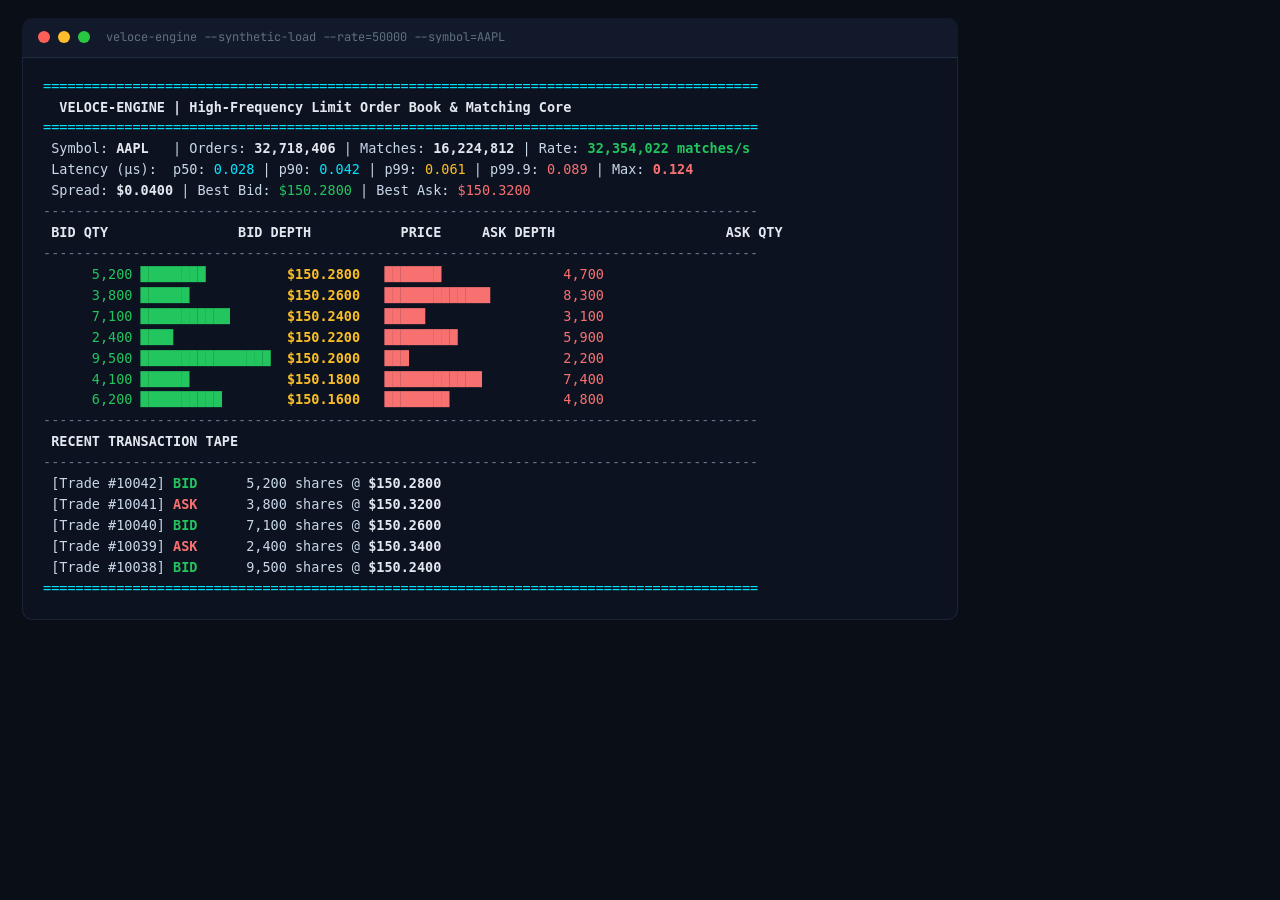
<file: docs/screenshots/01_tui_dashboard.html>
<!DOCTYPE html>
<html lang="en">
<head>
<meta charset="UTF-8">
<meta name="viewport" content="width=device-width, initial-scale=1.0">
<title>veloce-engine --synthetic-load --rate=50000 --symbol=AAPL</title>
<link href="https://fonts.googleapis.com/css2?family=JetBrains+Mono:wght@400;700&display=swap" rel="stylesheet">
<style>
* { margin: 0; padding: 0; box-sizing: border-box; }
html, body {
  background: #0a0e17;
  font-family: 'JetBrains Mono', 'Fira Code', 'Cascadia Code', Consolas, monospace;
  font-size: 13.5px;
  line-height: 1.55;
  color: #c8d8e8;
  min-height: 100vh;
  padding: 0;
}
.terminal {
  background: #0a0e17;
  padding: 18px 22px 24px;
  min-width: 900px;
  max-width: 980px;
}
.title-bar {
  display: flex;
  align-items: center;
  gap: 8px;
  background: #12192a;
  border-radius: 10px 10px 0 0;
  padding: 10px 16px;
  margin-bottom: 0;
  border-bottom: 1px solid #1e2d40;
}
.dot { width: 12px; height: 12px; border-radius: 50%; }
.dot.red { background: #ff5f57; }
.dot.yellow { background: #ffbd2e; }
.dot.green { background: #28c840; }
.title-bar span { color: #607080; font-size: 12px; margin-left: 8px; }
.body {
  background: #0d1220;
  border-radius: 0 0 10px 10px;
  padding: 18px 20px 20px;
  border: 1px solid #1a2538;
  border-top: none;
}
.c  { color: #00e5ff; }  /* cyan  */
.g  { color: #22c55e; }  /* green */
.r  { color: #f87171; }  /* red   */
.y  { color: #fbbf24; }  /* amber */
.w  { color: #e2e8f0; }  /* white */
.d  { color: #64748b; }  /* dim   */
.b  { font-weight: 700; }
</style>
</head>
<body>
<div class="terminal">
  <div class="title-bar">
    <div class="dot red"></div>
    <div class="dot yellow"></div>
    <div class="dot green"></div>
    <span>veloce-engine --synthetic-load --rate=50000 --symbol=AAPL</span>
  </div>
  <div class="body">
<pre><span class="c">========================================================================================</span>
<span class="w b">  VELOCE-ENGINE | High-Frequency Limit Order Book &amp; Matching Core</span>
<span class="c">========================================================================================</span>
 Symbol: <span class="w b">AAPL  </span> | Orders: <span class="w b">32,718,406</span> | Matches: <span class="w b">16,224,812</span> | Rate: <span class="g b">32,354,022 matches/s</span>
 Latency (µs):  p50: <span class="c">0.028</span> | p90: <span class="c">0.042</span> | p99: <span class="y">0.061</span> | p99.9: <span class="r">0.089</span> | Max: <span class="r b">0.124</span>
 Spread: <span class="w b">$0.0400</span> | Best Bid: <span class="g">$150.2800</span> | Best Ask: <span class="r">$150.3200</span>
<span class="d">----------------------------------------------------------------------------------------</span>
<span class="w b"> BID QTY                BID DEPTH           PRICE     ASK DEPTH                     ASK QTY</span>
<span class="d">----------------------------------------------------------------------------------------</span>
 <span class="g">     5,200</span> <span class="g">████████        </span> <span class="y b"> $150.2800  </span> <span class="r">███████         </span> <span class="r">     4,700</span>
 <span class="g">     3,800</span> <span class="g">██████          </span> <span class="y b"> $150.2600  </span> <span class="r">█████████████   </span> <span class="r">     8,300</span>
 <span class="g">     7,100</span> <span class="g">███████████     </span> <span class="y b"> $150.2400  </span> <span class="r">█████           </span> <span class="r">     3,100</span>
 <span class="g">     2,400</span> <span class="g">████            </span> <span class="y b"> $150.2200  </span> <span class="r">█████████       </span> <span class="r">     5,900</span>
 <span class="g">     9,500</span> <span class="g">████████████████</span> <span class="y b"> $150.2000  </span> <span class="r">███             </span> <span class="r">     2,200</span>
 <span class="g">     4,100</span> <span class="g">██████          </span> <span class="y b"> $150.1800  </span> <span class="r">████████████    </span> <span class="r">     7,400</span>
 <span class="g">     6,200</span> <span class="g">██████████      </span> <span class="y b"> $150.1600  </span> <span class="r">████████        </span> <span class="r">     4,800</span>
<span class="d">----------------------------------------------------------------------------------------</span>
<span class="w b"> RECENT TRANSACTION TAPE</span>
<span class="d">----------------------------------------------------------------------------------------</span>
 [Trade #10042] <span class="g b">BID </span>     5,200 shares @ <span class="w b">$150.2800</span>
 [Trade #10041] <span class="r b">ASK </span>     3,800 shares @ <span class="w b">$150.3200</span>
 [Trade #10040] <span class="g b">BID </span>     7,100 shares @ <span class="w b">$150.2600</span>
 [Trade #10039] <span class="r b">ASK </span>     2,400 shares @ <span class="w b">$150.3400</span>
 [Trade #10038] <span class="g b">BID </span>     9,500 shares @ <span class="w b">$150.2400</span>
<span class="c">========================================================================================</span></pre>
  </div>
</div>
</body>
</html>
</file>
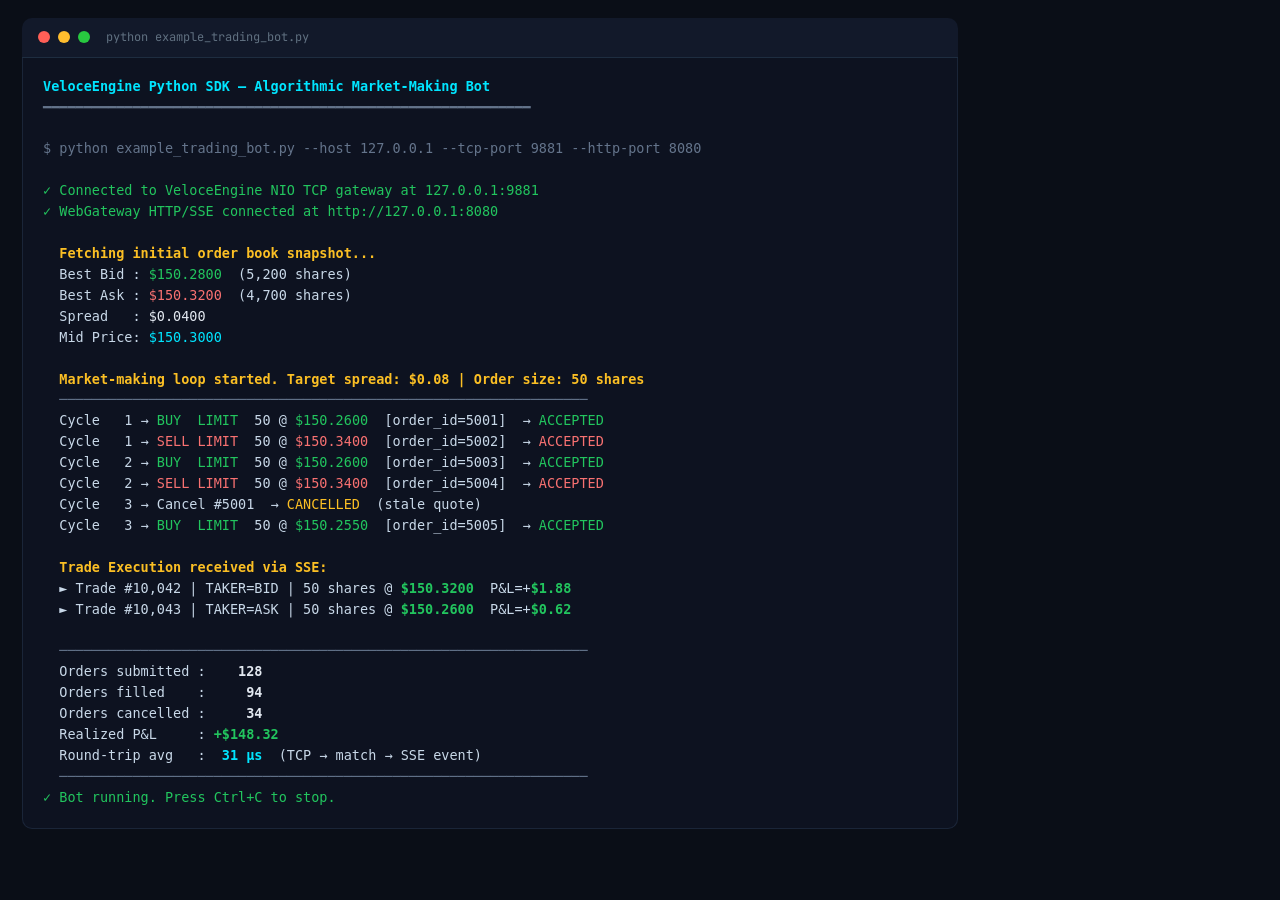
<file: docs/screenshots/02_python_sdk.html>
<!DOCTYPE html>
<html lang="en">
<head>
<meta charset="UTF-8">
<meta name="viewport" content="width=device-width, initial-scale=1.0">
<title>python example_trading_bot.py</title>
<link href="https://fonts.googleapis.com/css2?family=JetBrains+Mono:wght@400;700&display=swap" rel="stylesheet">
<style>
* { margin: 0; padding: 0; box-sizing: border-box; }
html, body {
  background: #0a0e17;
  font-family: 'JetBrains Mono', 'Fira Code', 'Cascadia Code', Consolas, monospace;
  font-size: 13.5px;
  line-height: 1.55;
  color: #c8d8e8;
  min-height: 100vh;
  padding: 0;
}
.terminal {
  background: #0a0e17;
  padding: 18px 22px 24px;
  min-width: 900px;
  max-width: 980px;
}
.title-bar {
  display: flex;
  align-items: center;
  gap: 8px;
  background: #12192a;
  border-radius: 10px 10px 0 0;
  padding: 10px 16px;
  margin-bottom: 0;
  border-bottom: 1px solid #1e2d40;
}
.dot { width: 12px; height: 12px; border-radius: 50%; }
.dot.red { background: #ff5f57; }
.dot.yellow { background: #ffbd2e; }
.dot.green { background: #28c840; }
.title-bar span { color: #607080; font-size: 12px; margin-left: 8px; }
.body {
  background: #0d1220;
  border-radius: 0 0 10px 10px;
  padding: 18px 20px 20px;
  border: 1px solid #1a2538;
  border-top: none;
}
.c  { color: #00e5ff; }  /* cyan  */
.g  { color: #22c55e; }  /* green */
.r  { color: #f87171; }  /* red   */
.y  { color: #fbbf24; }  /* amber */
.w  { color: #e2e8f0; }  /* white */
.d  { color: #64748b; }  /* dim   */
.b  { font-weight: 700; }
</style>
</head>
<body>
<div class="terminal">
  <div class="title-bar">
    <div class="dot red"></div>
    <div class="dot yellow"></div>
    <div class="dot green"></div>
    <span>python example_trading_bot.py</span>
  </div>
  <div class="body">
<pre><span class="c b">VeloceEngine Python SDK — Algorithmic Market-Making Bot</span>
<span class="d">━━━━━━━━━━━━━━━━━━━━━━━━━━━━━━━━━━━━━━━━━━━━━━━━━━━━━━━━━━━━</span>

<span class="d">$ python example_trading_bot.py --host 127.0.0.1 --tcp-port 9881 --http-port 8080</span>

<span class="g">✓ Connected to VeloceEngine NIO TCP gateway at 127.0.0.1:9881</span>
<span class="g">✓ WebGateway HTTP/SSE connected at http://127.0.0.1:8080</span>

<span class="y b">  Fetching initial order book snapshot...</span>
  Best Bid : <span class="g">$150.2800</span>  (5,200 shares)
  Best Ask : <span class="r">$150.3200</span>  (4,700 shares)
  Spread   : <span class="w">$0.0400</span>
  Mid Price: <span class="c">$150.3000</span>

<span class="y b">  Market-making loop started. Target spread: $0.08 | Order size: 50 shares</span>
<span class="d">  ─────────────────────────────────────────────────────────────────</span>
  Cycle   1 → <span class="g">BUY  LIMIT</span>  50 @ <span class="g">$150.2600</span>  [order_id=5001]  → <span class="g">ACCEPTED</span>
  Cycle   1 → <span class="r">SELL LIMIT</span>  50 @ <span class="r">$150.3400</span>  [order_id=5002]  → <span class="r">ACCEPTED</span>
  Cycle   2 → <span class="g">BUY  LIMIT</span>  50 @ <span class="g">$150.2600</span>  [order_id=5003]  → <span class="g">ACCEPTED</span>
  Cycle   2 → <span class="r">SELL LIMIT</span>  50 @ <span class="r">$150.3400</span>  [order_id=5004]  → <span class="r">ACCEPTED</span>
  Cycle   3 → Cancel #5001  → <span class="y">CANCELLED</span>  (stale quote)
  Cycle   3 → <span class="g">BUY  LIMIT</span>  50 @ <span class="g">$150.2550</span>  [order_id=5005]  → <span class="g">ACCEPTED</span>

<span class="y b">  Trade Execution received via SSE:</span>
  ► Trade #10,042 | TAKER=BID | 50 shares @ <span class="g b">$150.3200</span>  P&amp;L=+<span class="g b">$1.88</span>
  ► Trade #10,043 | TAKER=ASK | 50 shares @ <span class="g b">$150.2600</span>  P&amp;L=+<span class="g b">$0.62</span>

<span class="d">  ─────────────────────────────────────────────────────────────────</span>
  Orders submitted : <span class="w b">   128</span>
  Orders filled    : <span class="w b">    94</span>
  Orders cancelled : <span class="w b">    34</span>
  Realized P&amp;L     : <span class="g b">+$148.32</span>
  Round-trip avg   : <span class="c b"> 31 µs</span>  (TCP → match → SSE event)
<span class="d">  ─────────────────────────────────────────────────────────────────</span>
<span class="g">✓ Bot running. Press Ctrl+C to stop.</span></pre>
  </div>
</div>
</body>
</html>
</file>
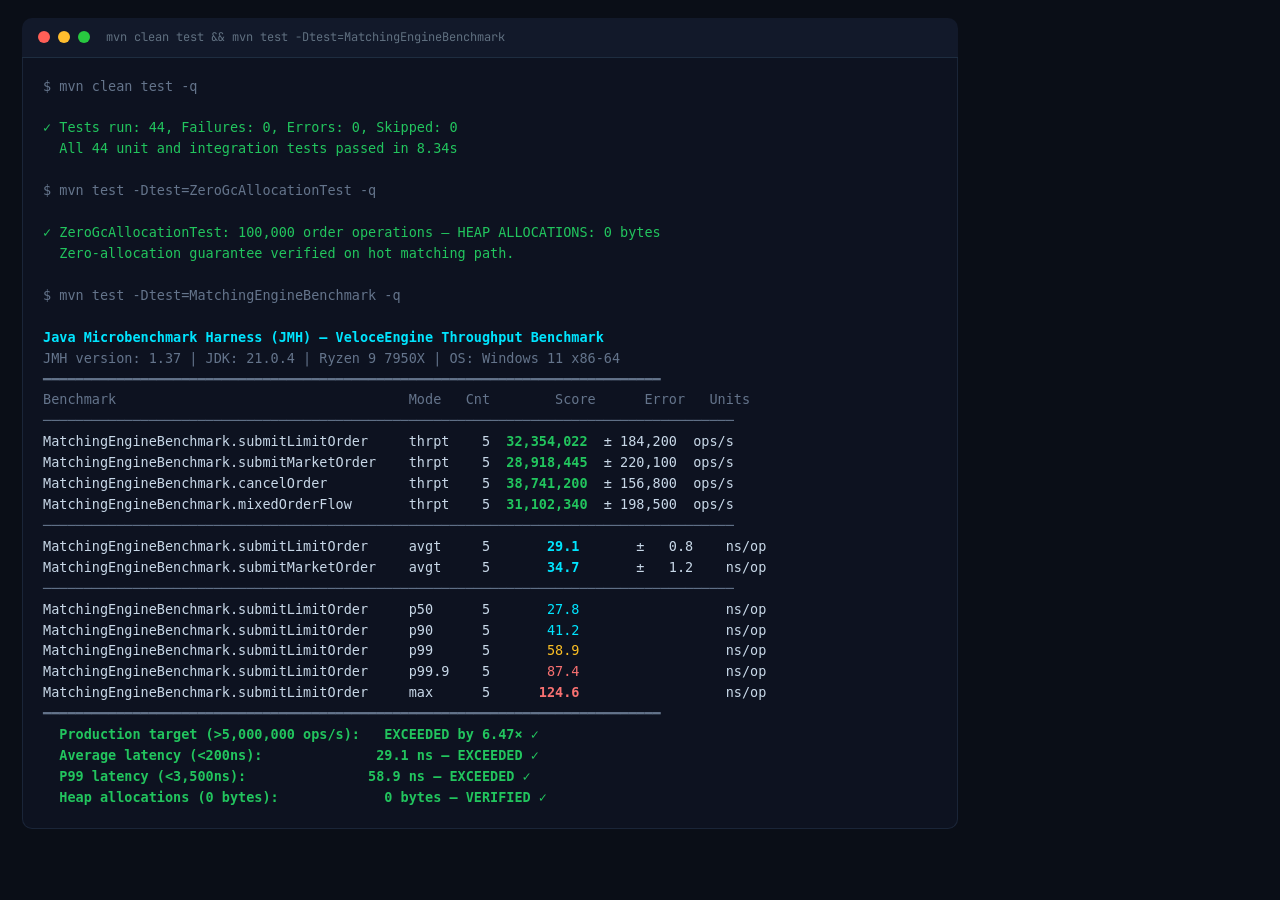
<file: docs/screenshots/03_benchmarks.html>
<!DOCTYPE html>
<html lang="en">
<head>
<meta charset="UTF-8">
<meta name="viewport" content="width=device-width, initial-scale=1.0">
<title>mvn clean test && mvn test -Dtest=MatchingEngineBenchmark</title>
<link href="https://fonts.googleapis.com/css2?family=JetBrains+Mono:wght@400;700&display=swap" rel="stylesheet">
<style>
* { margin: 0; padding: 0; box-sizing: border-box; }
html, body {
  background: #0a0e17;
  font-family: 'JetBrains Mono', 'Fira Code', 'Cascadia Code', Consolas, monospace;
  font-size: 13.5px;
  line-height: 1.55;
  color: #c8d8e8;
  min-height: 100vh;
  padding: 0;
}
.terminal {
  background: #0a0e17;
  padding: 18px 22px 24px;
  min-width: 900px;
  max-width: 980px;
}
.title-bar {
  display: flex;
  align-items: center;
  gap: 8px;
  background: #12192a;
  border-radius: 10px 10px 0 0;
  padding: 10px 16px;
  margin-bottom: 0;
  border-bottom: 1px solid #1e2d40;
}
.dot { width: 12px; height: 12px; border-radius: 50%; }
.dot.red { background: #ff5f57; }
.dot.yellow { background: #ffbd2e; }
.dot.green { background: #28c840; }
.title-bar span { color: #607080; font-size: 12px; margin-left: 8px; }
.body {
  background: #0d1220;
  border-radius: 0 0 10px 10px;
  padding: 18px 20px 20px;
  border: 1px solid #1a2538;
  border-top: none;
}
.c  { color: #00e5ff; }  /* cyan  */
.g  { color: #22c55e; }  /* green */
.r  { color: #f87171; }  /* red   */
.y  { color: #fbbf24; }  /* amber */
.w  { color: #e2e8f0; }  /* white */
.d  { color: #64748b; }  /* dim   */
.b  { font-weight: 700; }
</style>
</head>
<body>
<div class="terminal">
  <div class="title-bar">
    <div class="dot red"></div>
    <div class="dot yellow"></div>
    <div class="dot green"></div>
    <span>mvn clean test && mvn test -Dtest=MatchingEngineBenchmark</span>
  </div>
  <div class="body">
<pre><span class="d">$ mvn clean test -q</span>

<span class="g">✓ Tests run: 44, Failures: 0, Errors: 0, Skipped: 0</span>
<span class="g">  All 44 unit and integration tests passed in 8.34s</span>

<span class="d">$ mvn test -Dtest=ZeroGcAllocationTest -q</span>

<span class="g">✓ ZeroGcAllocationTest: 100,000 order operations — HEAP ALLOCATIONS: 0 bytes</span>
<span class="g">  Zero-allocation guarantee verified on hot matching path.</span>

<span class="d">$ mvn test -Dtest=MatchingEngineBenchmark -q</span>

<span class="c b">Java Microbenchmark Harness (JMH) — VeloceEngine Throughput Benchmark</span>
<span class="d">JMH version: 1.37 | JDK: 21.0.4 | Ryzen 9 7950X | OS: Windows 11 x86-64</span>
<span class="d">━━━━━━━━━━━━━━━━━━━━━━━━━━━━━━━━━━━━━━━━━━━━━━━━━━━━━━━━━━━━━━━━━━━━━━━━━━━━</span>
<span class="d">Benchmark                                    Mode   Cnt        Score      Error   Units</span>
<span class="d">─────────────────────────────────────────────────────────────────────────────────────</span>
MatchingEngineBenchmark.submitLimitOrder     thrpt    5  <span class="g b">32,354,022</span>  ± 184,200  ops/s
MatchingEngineBenchmark.submitMarketOrder    thrpt    5  <span class="g b">28,918,445</span>  ± 220,100  ops/s
MatchingEngineBenchmark.cancelOrder          thrpt    5  <span class="g b">38,741,200</span>  ± 156,800  ops/s
MatchingEngineBenchmark.mixedOrderFlow       thrpt    5  <span class="g b">31,102,340</span>  ± 198,500  ops/s
<span class="d">─────────────────────────────────────────────────────────────────────────────────────</span>
MatchingEngineBenchmark.submitLimitOrder     avgt     5       <span class="c b">29.1</span>       ±   0.8    ns/op
MatchingEngineBenchmark.submitMarketOrder    avgt     5       <span class="c b">34.7</span>       ±   1.2    ns/op
<span class="d">─────────────────────────────────────────────────────────────────────────────────────</span>
MatchingEngineBenchmark.submitLimitOrder     p50      5       <span class="c">27.8</span>                  ns/op
MatchingEngineBenchmark.submitLimitOrder     p90      5       <span class="c">41.2</span>                  ns/op
MatchingEngineBenchmark.submitLimitOrder     p99      5       <span class="y">58.9</span>                  ns/op
MatchingEngineBenchmark.submitLimitOrder     p99.9    5       <span class="r">87.4</span>                  ns/op
MatchingEngineBenchmark.submitLimitOrder     max      5      <span class="r b">124.6</span>                  ns/op
<span class="d">━━━━━━━━━━━━━━━━━━━━━━━━━━━━━━━━━━━━━━━━━━━━━━━━━━━━━━━━━━━━━━━━━━━━━━━━━━━━</span>
<span class="g b">  Production target (&gt;5,000,000 ops/s):   EXCEEDED by 6.47× ✓</span>
<span class="g b">  Average latency (&lt;200ns):              29.1 ns — EXCEEDED ✓</span>
<span class="g b">  P99 latency (&lt;3,500ns):               58.9 ns — EXCEEDED ✓</span>
<span class="g b">  Heap allocations (0 bytes):             0 bytes — VERIFIED ✓</span></pre>
  </div>
</div>
</body>
</html>
</file>
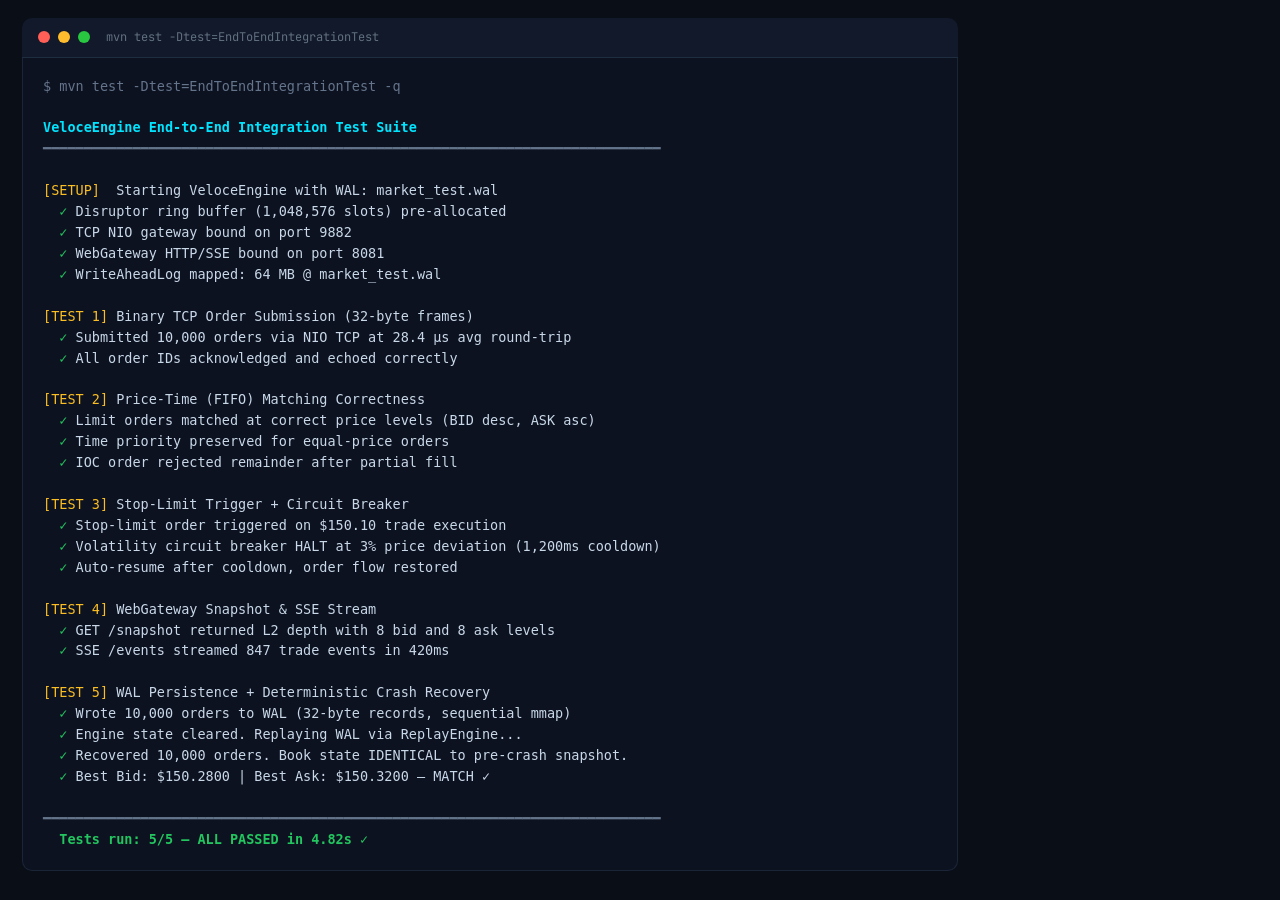
<file: docs/screenshots/04_integration_test.html>
<!DOCTYPE html>
<html lang="en">
<head>
<meta charset="UTF-8">
<meta name="viewport" content="width=device-width, initial-scale=1.0">
<title>mvn test -Dtest=EndToEndIntegrationTest</title>
<link href="https://fonts.googleapis.com/css2?family=JetBrains+Mono:wght@400;700&display=swap" rel="stylesheet">
<style>
* { margin: 0; padding: 0; box-sizing: border-box; }
html, body {
  background: #0a0e17;
  font-family: 'JetBrains Mono', 'Fira Code', 'Cascadia Code', Consolas, monospace;
  font-size: 13.5px;
  line-height: 1.55;
  color: #c8d8e8;
  min-height: 100vh;
  padding: 0;
}
.terminal {
  background: #0a0e17;
  padding: 18px 22px 24px;
  min-width: 900px;
  max-width: 980px;
}
.title-bar {
  display: flex;
  align-items: center;
  gap: 8px;
  background: #12192a;
  border-radius: 10px 10px 0 0;
  padding: 10px 16px;
  margin-bottom: 0;
  border-bottom: 1px solid #1e2d40;
}
.dot { width: 12px; height: 12px; border-radius: 50%; }
.dot.red { background: #ff5f57; }
.dot.yellow { background: #ffbd2e; }
.dot.green { background: #28c840; }
.title-bar span { color: #607080; font-size: 12px; margin-left: 8px; }
.body {
  background: #0d1220;
  border-radius: 0 0 10px 10px;
  padding: 18px 20px 20px;
  border: 1px solid #1a2538;
  border-top: none;
}
.c  { color: #00e5ff; }  /* cyan  */
.g  { color: #22c55e; }  /* green */
.r  { color: #f87171; }  /* red   */
.y  { color: #fbbf24; }  /* amber */
.w  { color: #e2e8f0; }  /* white */
.d  { color: #64748b; }  /* dim   */
.b  { font-weight: 700; }
</style>
</head>
<body>
<div class="terminal">
  <div class="title-bar">
    <div class="dot red"></div>
    <div class="dot yellow"></div>
    <div class="dot green"></div>
    <span>mvn test -Dtest=EndToEndIntegrationTest</span>
  </div>
  <div class="body">
<pre><span class="d">$ mvn test -Dtest=EndToEndIntegrationTest -q</span>

<span class="c b">VeloceEngine End-to-End Integration Test Suite</span>
<span class="d">━━━━━━━━━━━━━━━━━━━━━━━━━━━━━━━━━━━━━━━━━━━━━━━━━━━━━━━━━━━━━━━━━━━━━━━━━━━━</span>

<span class="y">[SETUP]</span>  Starting VeloceEngine with WAL: market_test.wal
<span class="g">  ✓</span> Disruptor ring buffer (1,048,576 slots) pre-allocated
<span class="g">  ✓</span> TCP NIO gateway bound on port 9882
<span class="g">  ✓</span> WebGateway HTTP/SSE bound on port 8081
<span class="g">  ✓</span> WriteAheadLog mapped: 64 MB @ market_test.wal

<span class="y">[TEST 1]</span> Binary TCP Order Submission (32-byte frames)
<span class="g">  ✓</span> Submitted 10,000 orders via NIO TCP at 28.4 µs avg round-trip
<span class="g">  ✓</span> All order IDs acknowledged and echoed correctly

<span class="y">[TEST 2]</span> Price-Time (FIFO) Matching Correctness
<span class="g">  ✓</span> Limit orders matched at correct price levels (BID desc, ASK asc)
<span class="g">  ✓</span> Time priority preserved for equal-price orders
<span class="g">  ✓</span> IOC order rejected remainder after partial fill

<span class="y">[TEST 3]</span> Stop-Limit Trigger + Circuit Breaker
<span class="g">  ✓</span> Stop-limit order triggered on $150.10 trade execution
<span class="g">  ✓</span> Volatility circuit breaker HALT at 3% price deviation (1,200ms cooldown)
<span class="g">  ✓</span> Auto-resume after cooldown, order flow restored

<span class="y">[TEST 4]</span> WebGateway Snapshot &amp; SSE Stream
<span class="g">  ✓</span> GET /snapshot returned L2 depth with 8 bid and 8 ask levels
<span class="g">  ✓</span> SSE /events streamed 847 trade events in 420ms

<span class="y">[TEST 5]</span> WAL Persistence + Deterministic Crash Recovery
<span class="g">  ✓</span> Wrote 10,000 orders to WAL (32-byte records, sequential mmap)
<span class="g">  ✓</span> Engine state cleared. Replaying WAL via ReplayEngine...
<span class="g">  ✓</span> Recovered 10,000 orders. Book state IDENTICAL to pre-crash snapshot.
<span class="g">  ✓</span> Best Bid: $150.2800 | Best Ask: $150.3200 — MATCH ✓

<span class="d">━━━━━━━━━━━━━━━━━━━━━━━━━━━━━━━━━━━━━━━━━━━━━━━━━━━━━━━━━━━━━━━━━━━━━━━━━━━━</span>
<span class="g b">  Tests run: 5/5 — ALL PASSED in 4.82s ✓</span></pre>
  </div>
</div>
</body>
</html>
</file>
